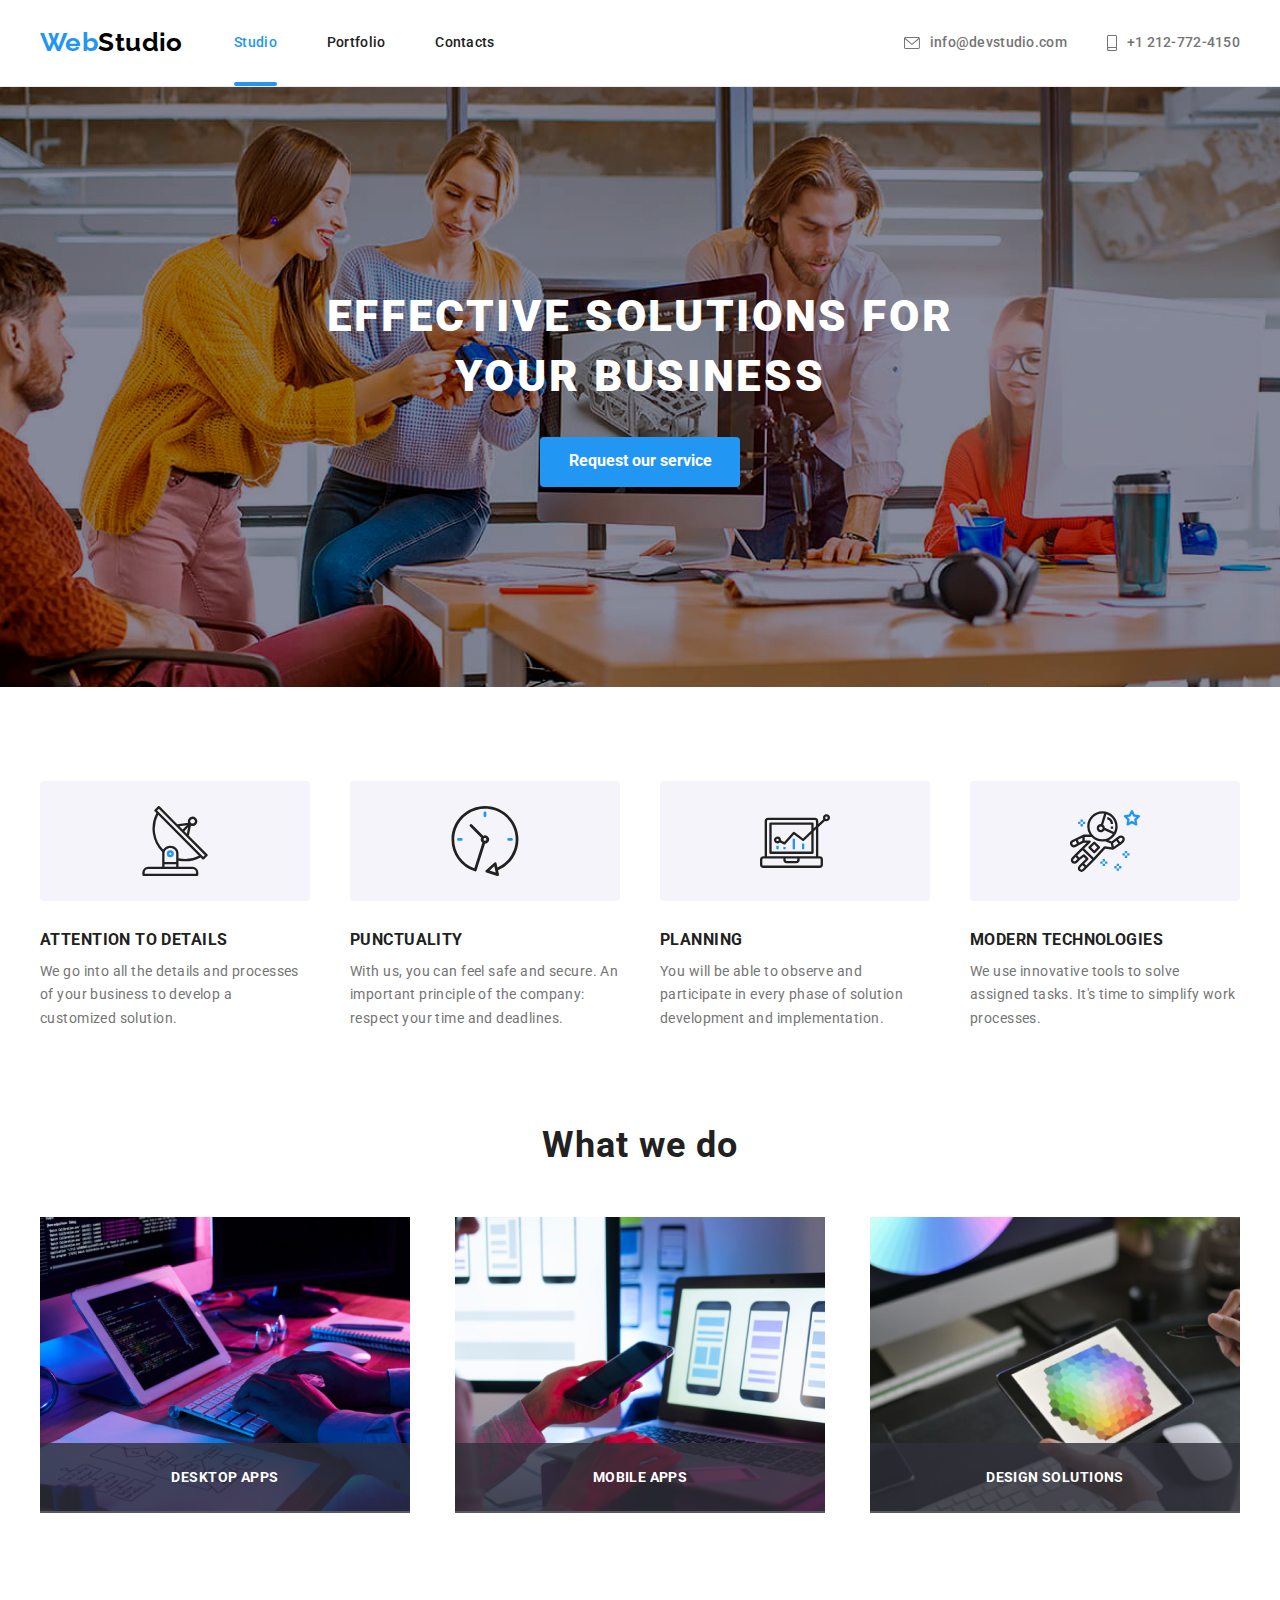
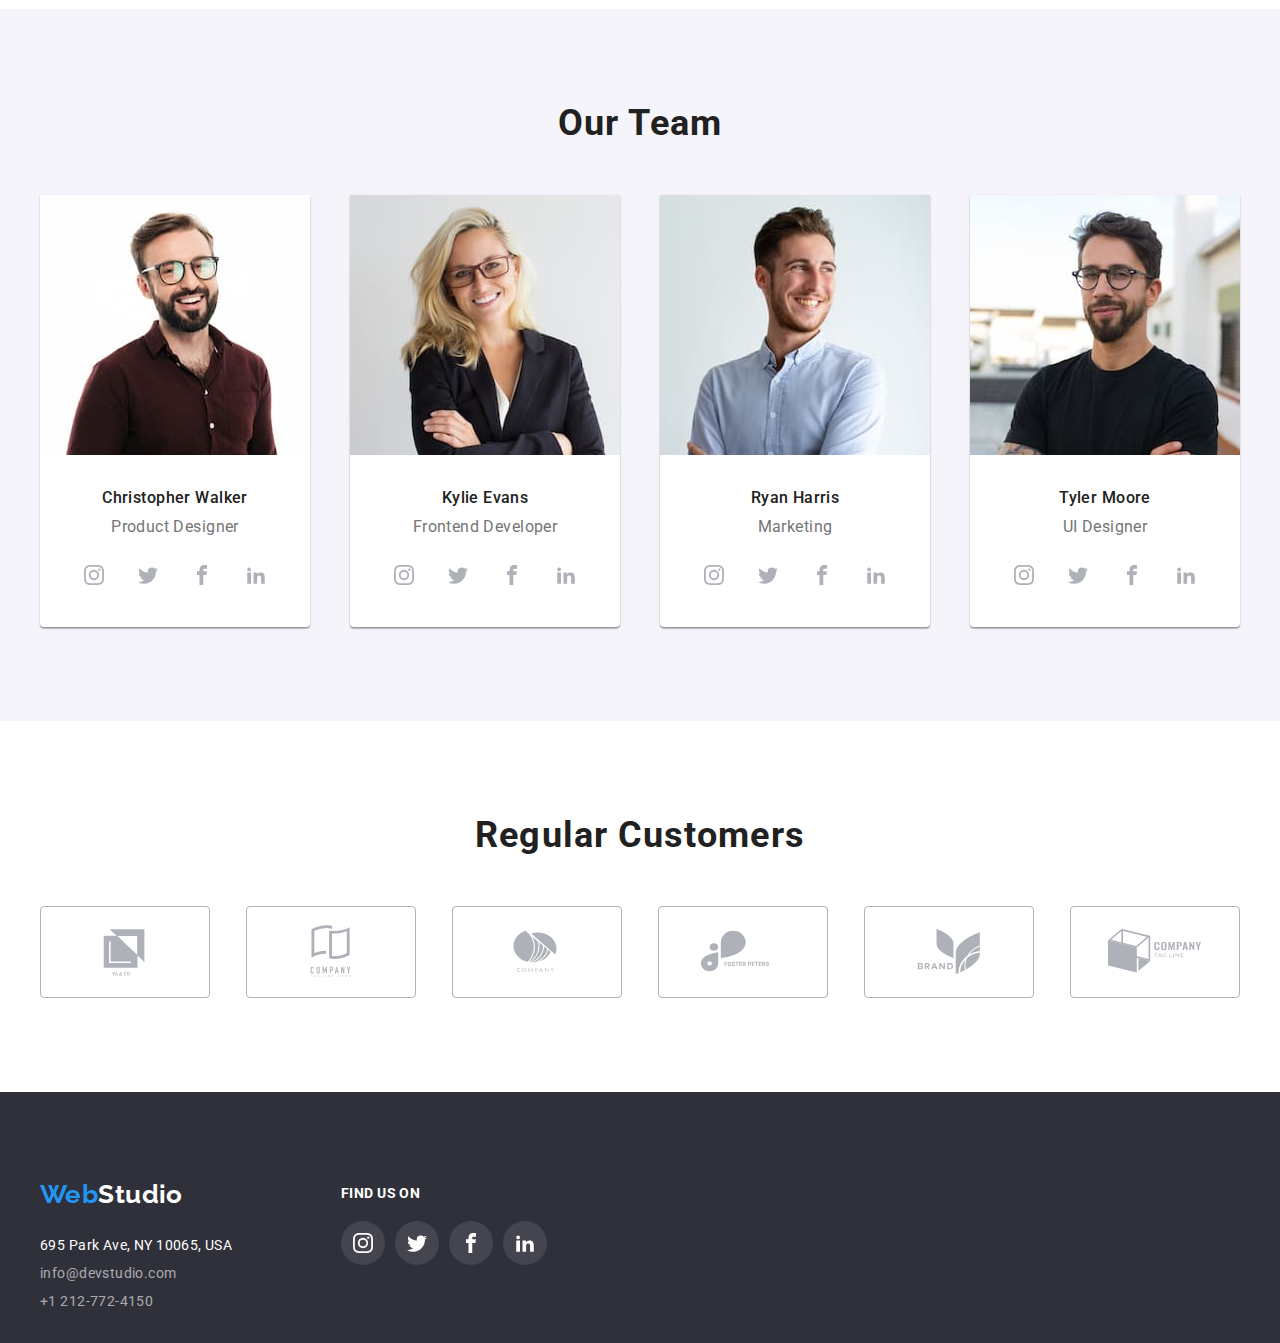
<file: index.html>
<!DOCTYPE html>
<html lang="en">
  <head>
    <meta charset="UTF-8" />
    <meta http-equiv="X-UA-Compatible" content="IE=edge" />
    <meta name="viewport" content="width=device-width, initial-scale=1.0" />
    <link rel="shortcut icon" type="x-icon" href="./images/logo.png" >
    <link rel="stylesheet" href="https://cdnjs.cloudflare.com/ajax/libs/modern-normalize/1.0.0/modern-normalize.min.css"/>
    <link rel="stylesheet" href="css/styles.css">
    <link rel="preconnect" href="https://fonts.googleapis.com">
    <link rel="preconnect" href="https://fonts.gstatic.com" crossorigin>
    <link href="https://fonts.googleapis.com/css2?family=Raleway:wght@700&family=Roboto:wght@400;500;700;900&display=swap" rel="stylesheet">
    <title>Web Studio</title>
  </head>
  <body>
    <div class="modal is-hidden" data-modal>
      <div class="modal-inner">
        <div class="close-modal close-bg-modal" data-modal-close>
          <svg class="close-modal-icon">
            <use href="./images/svg/close-modal.svg#icon-close-modal"></use>
          </svg>
        </div>
      </div>
    </div>
    <header class="header">
      <section class="header-section container">
        <a href="index.html" class="logo">Web<spam class="logo-header">Studio</spam></a>
        <nav class="nav-link">
          <ul class="nav-link-list">
            <li class="nav-link-list-item"><a href="index.html" class="nav-link-item current after-link">Studio</a></li>
            <li><a href="portfolio.html" class="nav-link-item">Portfolio</a></li>
            <li><a href="#" class="nav-link-item">Contacts</a></li>
          </ul>
        </nav>
        <ul class="nav-contact-list">
          <li>
            <a href="mailto:info@devstudio.com" class="nav-contact">
              <svg class="contact-envelope">
              <use href="./images/svg/svg-defs.svg#icon-envelope"></use>
            </svg>
            info@devstudio.com
            </a>
          </li>
          <li>
            <a href="tel:+12127724150" class="nav-contact">
              <svg class="contact-phone">
              <use href="./images/svg/svg-defs.svg#icon-phone"></use>
            </svg>
            +1 212-772-4150</a>
          </li>
        </ul>
      </section>
    </header>
    <main>
      <section class="hero-section">
        <div class="hero-container container">
          <div>
            <h1 class="hero-title">EFFECTIVE SOLUTIONS FOR <br> YOUR BUSINESS</h1>
          </div>
          <div>
            <button type="button" class="hero-button" data-modal-open>Request our service</button>
          </div>
        </div>
      </section>
      <section class="description-container container">
        <ul class="tech-list">
          <li class="tech-list-item">
            <svg class="tech-icon">
              <use href="./images/svg/svg-defs.svg#icon-antenna"></use>
            </svg>
          </li>
          <li class="tech-list-item">
            <svg class="tech-icon">
              <use href="./images/svg/svg-defs.svg#icon-clock"></use>
            </svg>
          </li>
          <li class="tech-list-item">
            <svg class="tech-icon">
              <use href="./images/svg/svg-defs.svg#icon-diagram"></use>
            </svg>
          </li>
          <li class="tech-list-item">
            <svg class="tech-icon">
              <use href="./images/svg/svg-defs.svg#icon-astronaut"></use>
            </svg>
          </li>
        </ul>
        <ul class="description-item unstyled-list">
          <li>
            <h3 class="description-title">ATTENTION TO DETAILS</h3>
            <p class="description-details">
              We go into all the details and processes of your business to develop
              a customized solution.
            </p>
          </li>
          <li>
            <h3 class="description-title">PUNCTUALITY</h3>
            <p class="description-details">
              With us, you can feel safe and secure. An important principle of the
              company: respect your time and deadlines.
            </p>
          </li>
          <li>
            <h3 class="description-title">PLANNING</h3>
            <p class="description-details">
              You will be able to observe and participate in every phase of
              solution development and implementation.
            </p>
          </li>
          <li>
            <h3 class="description-title">MODERN TECHNOLOGIES</h3>
            <p class="description-details">
              We use innovative tools to solve assigned tasks. It's time to
              simplify work processes.
            </p>
          </li>
        </ul>
      </section>
      <section class="what-we-do-section container">
        <h2 class="description-section">What we do</h2>
        <ul class="description-img">
          <li><img src="images/img.jpg" alt="laptop" width="370" />
            <div class="overlay-img">
              <p>DESKTOP APPS</p>
            </div>
          </li>
          <li><img src="images/img1.jpg" alt="telefon" width="370" />
            <div class="overlay-img">
              <p>Mobile APPS</p>
            </div>
          </li>
          <li><img src="images/img2.jpg" alt="tableta" width="370" />
            <div class="overlay-img">
              <p>DESIGN SOLUTIONS</p>
            </div>
          </li>
        </ul>
      </section>
      <section class="team-section">
        <div class="container">
          <h2 class="description-section">Our Team</h2>
          <ul class="team-list">
            <li class="team-list-item">
              <img src="images/team1.jpg" alt="Christopher Walker Photo" width="270"/>
              <h4 class="team-name">Christopher Walker</h4>
              <p class="team-profession">Product Designer</p>
              <ul class="social-list">
                <li>
                  <a href="#" target="_blank" class="social-list-item">
                    <svg class="social-icon">
                    <use href="./images/svg/svg-defs.svg#icon-instagram"></use>
                    </svg>
                  </a>
                </li>
                <li>
                  <a href="#" target="_blank" class="social-list-item">
                    <svg class="social-icon">
                    <use href="./images/svg/svg-defs.svg#icon-twitter"></use>
                    </svg>
                  </a>
                </li>
                <li class="social-list-item">
                  <a href="#" target="_blank" class="social-list-item">
                    <svg class="social-icon">
                    <use href="./images/svg/svg-defs.svg#icon-facebook"></use>
                    </svg>
                  </a>
                </li>
                <li>
                  <a href="#" target="_blank" class="social-list-item">
                    <svg class="social-icon">
                    <use href="./images/svg/svg-defs.svg#icon-linkedin"></use>
                    </svg>
                  </a>
                </li>
              </ul>
            </li>
            <li class="team-list-item">
              <img src="images/team2.jpg" alt="Kylie Evans Photo" width="270"/>
              <h4 class="team-name">Kylie Evans</h4>
              <p class="team-profession">Frontend Developer</p>
              <ul class="social-list">
                <li>
                  <a href="#" target="_blank" class="social-list-item">
                    <svg class="social-icon">
                    <use href="./images/svg/svg-defs.svg#icon-instagram"></use>
                    </svg>
                  </a>
                </li>
                <li>
                  <a href="#" target="_blank" class="social-list-item">
                    <svg class="social-icon">
                    <use href="./images/svg/svg-defs.svg#icon-twitter"></use>
                    </svg>
                  </a>
                </li>
                <li class="social-list-item">
                  <a href="#" target="_blank" class="social-list-item">
                    <svg class="social-icon">
                    <use href="./images/svg/svg-defs.svg#icon-facebook"></use>
                    </svg>
                  </a>
                </li>
                <li>
                  <a href="#" target="_blank" class="social-list-item">
                    <svg class="social-icon">
                    <use href="./images/svg/svg-defs.svg#icon-linkedin"></use>
                    </svg>
                  </a>
                </li>
              </ul>
            </li>
            <li class="team-list-item">
              <img src="images/team3.jpg" alt="Ryan Harris Photo" width="270"/>
              <h4 class="team-name">Ryan Harris</h4>
              <p class="team-profession">Marketing</p>
              <ul class="social-list">
                <li>
                  <a href="#" target="_blank" class="social-list-item">
                    <svg class="social-icon">
                    <use href="./images/svg/svg-defs.svg#icon-instagram"></use>
                    </svg>
                  </a>
                </li>
                <li>
                  <a href="#" target="_blank" class="social-list-item">
                    <svg class="social-icon">
                    <use href="./images/svg/svg-defs.svg#icon-twitter"></use>
                    </svg>
                  </a>
                </li>
                <li class="social-list-item">
                  <a href="#" target="_blank" class="social-list-item">
                    <svg class="social-icon">
                    <use href="./images/svg/svg-defs.svg#icon-facebook"></use>
                    </svg>
                  </a>
                </li>
                <li>
                  <a href="#" target="_blank" class="social-list-item">
                    <svg class="social-icon">
                    <use href="./images/svg/svg-defs.svg#icon-linkedin"></use>
                    </svg>
                  </a>
                </li>
              </ul>
            </li>
            <li class="team-list-item">
              <img src="images/team4.jpg" alt="Tyler Moore Photo" width="270"/>
              <h4 class="team-name">Tyler Moore</h4>
              <p class="team-profession">UI Designer</p>
              <ul class="social-list">
                <li>
                  <a href="#" target="_blank" class="social-list-item">
                    <svg class="social-icon">
                    <use href="./images/svg/svg-defs.svg#icon-instagram"></use>
                    </svg>
                  </a>
                </li>
                <li>
                  <a href="#" target="_blank" class="social-list-item">
                    <svg class="social-icon">
                    <use href="./images/svg/svg-defs.svg#icon-twitter"></use>
                    </svg>
                  </a>
                </li>
                <li class="social-list-item">
                  <a href="#" target="_blank" class="social-list-item">
                    <svg class="social-icon">
                    <use href="./images/svg/svg-defs.svg#icon-facebook"></use>
                    </svg>
                  </a>
                </li>
                <li>
                  <a href="#" target="_blank" class="social-list-item">
                    <svg class="social-icon">
                    <use href="./images/svg/svg-defs.svg#icon-linkedin"></use>
                    </svg>
                  </a>
                </li>
              </ul>
            </li>
          </ul>
        </div>
      </section>
      <section class="container">
        <h2 class="description-section">Regular Customers</h2>
        <ul class="customers-list">
          <li>
            <a href="#" target="_blank">
              <svg>
                <use href="./images/svg/defs-company-logo.svg#icon-logo1"></use>
              </svg>
            </a>
          </li>
           <li>
            <a href="#" target="_blank">
              <svg>
                <use href="./images/svg/defs-company-logo.svg#icon-logo2"></use>
              </svg>
            </a>
          </li>
           <li>
            <a href="#" target="_blank">
              <svg>
                <use href="./images/svg/defs-company-logo.svg#icon-logo3"></use>
              </svg>
            </a>
          </li>
           <li>
            <a href="#" target="_blank">
              <svg>
                <use href="./images/svg/defs-company-logo.svg#icon-logo4"></use>
              </svg>
            </a>
          </li>
           <li>
            <a href="#" target="_blank">
              <svg>
                <use href="./images/svg/defs-company-logo.svg#icon-logo5"></use>
              </svg>
            </a>
          </li>
           <li>
            <a href="#" target="_blank">
              <svg>
                <use href="./images/svg/defs-company-logo.svg#icon-logo6"></use>
              </svg>
            </a>
          </li>
        </ul>
      </section>
    </main>
    <footer class="footer-section">
      <section class="container footer-container">
      <div class="footer-container-1">
        <a href="index.html" class="logo">Web<span class="logo-footer">Studio</span></a>
        <address>
          <ul class="footer-contact">
            <li><a href="https://goo.gl/maps/XEtBJHLgHXzXXLZXA" target="_blank" class="contact-address">695 Park Ave, NY 10065, USA</a></li>
            <li><a href="mailto:info@devstudio.com" class="contact-footer">info@devstudio.com</a></li>
            <li><a href="tel:+12127724150" class="contact-footer">+1 212-772-4150</a></li>
          </ul>
        </address>
      </div>
      <div class="footer-container-2">
        <h4 class="social-footer-title"> Find us on </h4>
        <ul class="social-list">
                <li>
                  <a href="#" target="_blank" class="social-list-item social-list-item-footer">
                    <svg class="social-icon">
                    <use href="./images/svg/svg-defs.svg#icon-instagram"></use>
                    </svg>
                  </a>
                </li>
                <li>
                  <a href="#" target="_blank" class="social-list-item social-list-item-footer">
                    <svg class="social-icon">
                    <use href="./images/svg/svg-defs.svg#icon-twitter"></use>
                    </svg>
                  </a>
                </li>
                <li class="social-list-item">
                  <a href="#" target="_blank" class="social-list-item social-list-item-footer">
                    <svg class="social-icon">
                    <use href="./images/svg/svg-defs.svg#icon-facebook"></use>
                    </svg>
                  </a>
                </li>
                <li>
                  <a href="#" target="_blank" class="social-list-item social-list-item-footer">
                    <svg class="social-icon">
                    <use href="./images/svg/svg-defs.svg#icon-linkedin"></use>
                    </svg>
                  </a>
                </li>
              </ul>
      </div>
    </footer>
    <script src="./js/modal.js"></script>
  </body>
</html>
</file>
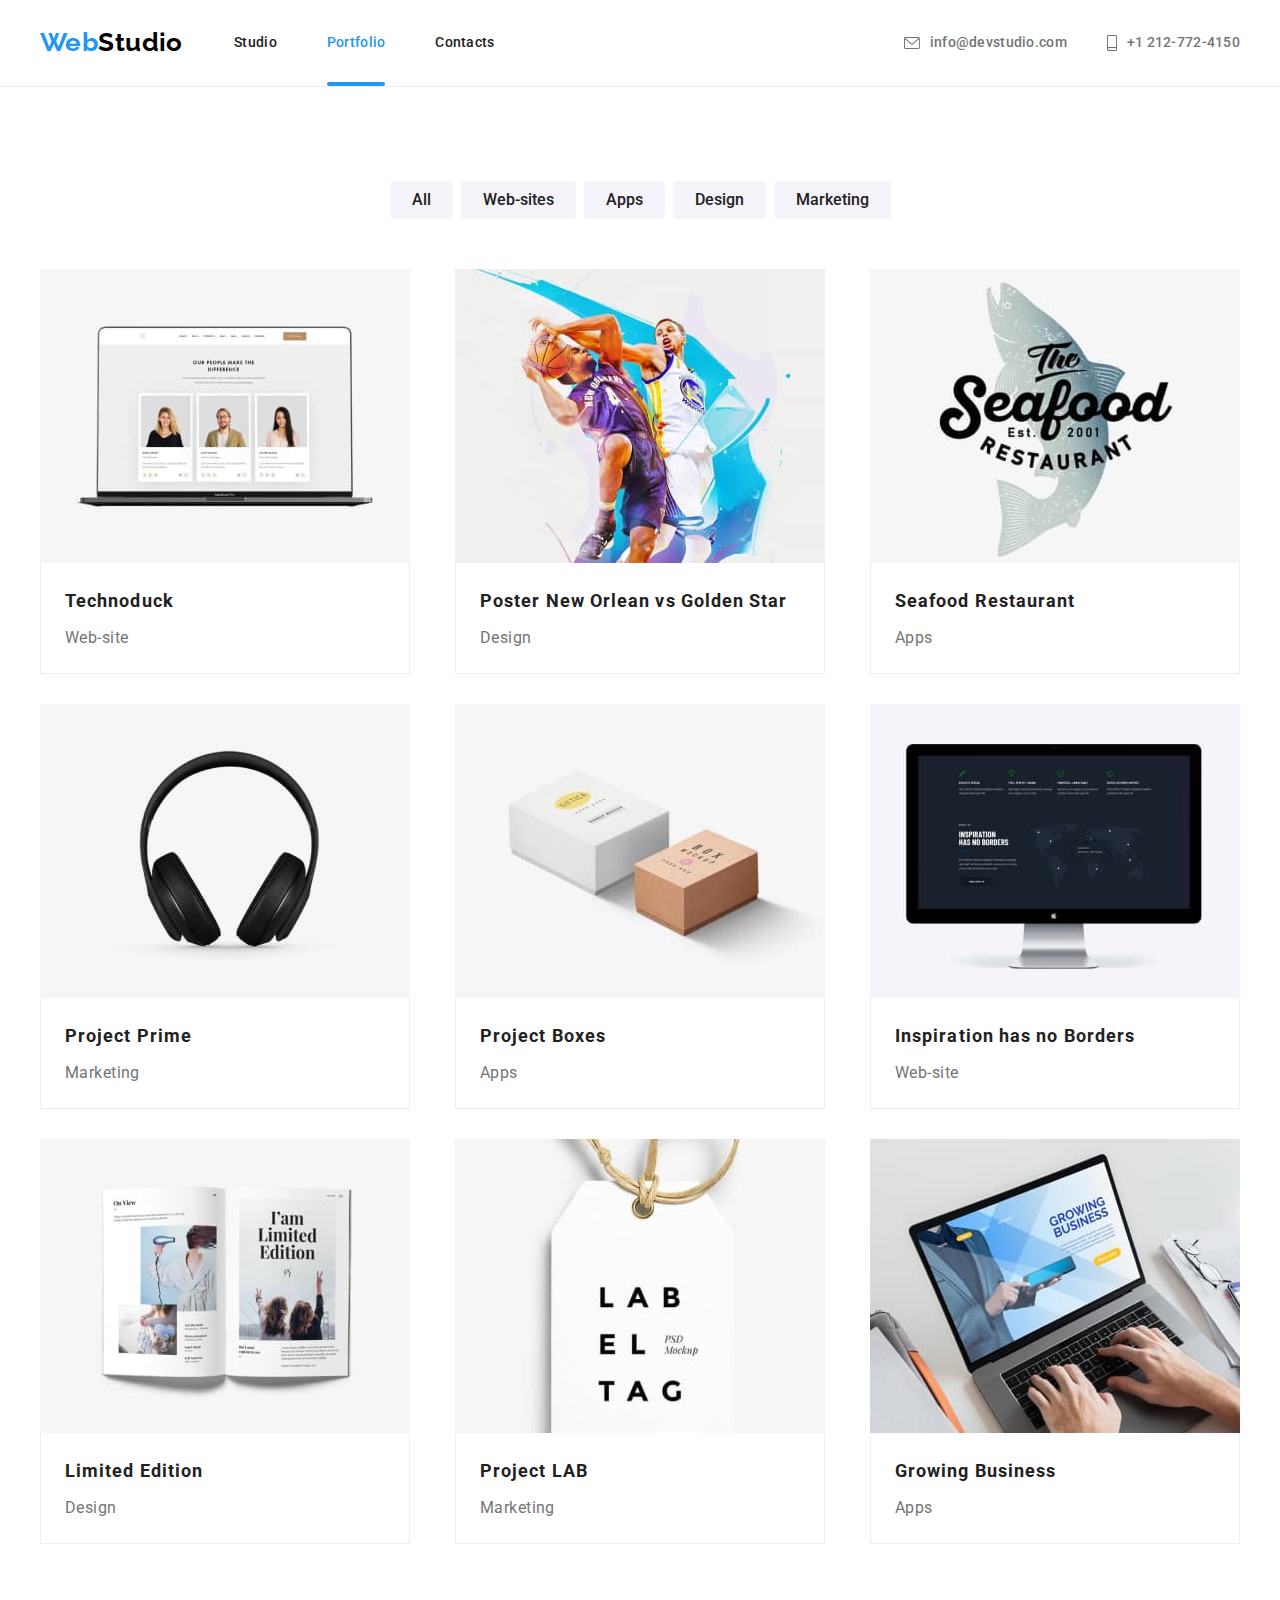
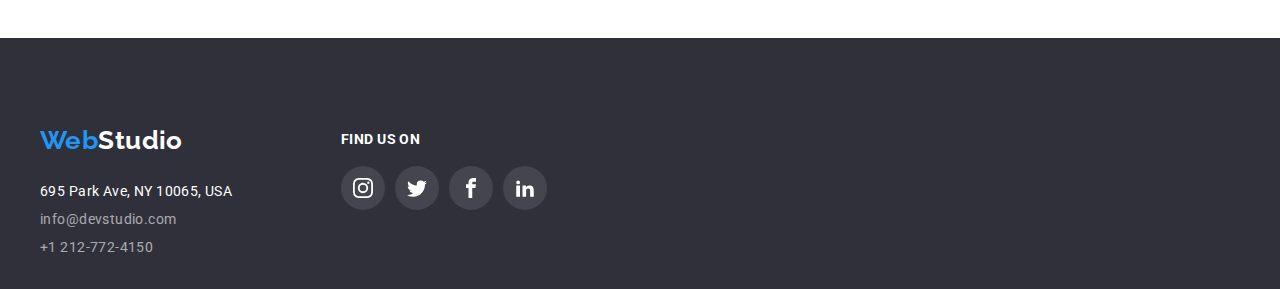
<file: portfolio.html>
<!DOCTYPE html>
<html lang="en">
 <head>
    <meta charset="UTF-8" />
    <meta http-equiv="X-UA-Compatible" content="IE=edge" />
    <meta name="viewport" content="width=device-width, initial-scale=1.0" />
    <link rel="shortcut icon" type="x-icon" href="./images/logo.png" >
    <link rel="stylesheet" href="https://cdnjs.cloudflare.com/ajax/libs/modern-normalize/1.0.0/modern-normalize.min.css"/>
    <link rel="stylesheet" href="css/styles.css">
    <link rel="preconnect" href="https://fonts.googleapis.com">
    <link rel="preconnect" href="https://fonts.gstatic.com" crossorigin>
    <link href="https://fonts.googleapis.com/css2?family=Raleway:wght@700&family=Roboto:wght@400;500;700;900&display=swap" rel="stylesheet">
    <title>Portfolio</title>
  </head>
  <body>
        <header class="header">
      <section class="header-section container">
        <a href="index.html" class="logo">Web<spam class="logo-header">Studio</spam></a>
        <nav class="nav-link">
          <ul class="nav-link-list">
            <li><a href="index.html" class="nav-link-item ">Studio</a></li>
            <li class="nav-link-list-item"><a href="portfolio.html" class="nav-link-item current after-link">Portfolio</a></li>
            <li><a href="#" class="nav-link-item">Contacts</a></li>
          </ul>
        </nav>
        <ul class="nav-contact-list">
          <li>
            <a href="mailto:info@devstudio.com" class="nav-contact">
              <svg class="contact-envelope">
              <use href="./images/svg/svg-defs.svg#icon-envelope"></use>
            </svg>
            info@devstudio.com
            </a>
          </li>
          <li>
            <a href="tel:+12127724150" class="nav-contact">
              <svg class="contact-phone">
              <use href="./images/svg/svg-defs.svg#icon-phone"></use>
            </svg>
            +1 212-772-4150</a>
          </li>
        </ul>
      </section>
    </header>
    <main>
      <div class="container-button">
      <ul class="button-list unstyled-list">
        <li><button class="project-examples" type="button">All</button></li>
        <li><button class="project-examples" type="button">Web-sites</button></li>
        <li><button class="project-examples" type="button">Apps</button></li>
        <li><button class="project-examples" type="button">Design</button></li>
        <li><button class="project-examples" type="button">Marketing</button></li>
      </ul>
      </div>
      <div class="container">
        <ul class="project-item unstyled-list">
          <li class="project-item-list">
            <div class="project-img">
              <img src="images/portfolio/web_site_01.jpg" alt="Technoduck portfolio" width="370">
                <div class="overlay">
                  <p>
                    Technoduck is a state-of-the-art coronavirus distribution platform. Companies use this platform for digital espionage and attacks on competitors' secure servers.
                  </p>
                </div>
            </div>
              <div class="container-list-project">
              <h3 class="project-list">Technoduck</h3>
              <p class="project-profile">Web-site</p>
              </div>
          </li>
          <li class="project-item-list">
            <div class="project-img">
              <img src="images/portfolio/design_01.jpg" alt="Design portfolio" width="370">
              <div class="overlay">
                  <p>
                    Technoduck is a state-of-the-art coronavirus distribution platform. Companies use this platform for digital espionage and attacks on competitors' secure servers.
                  </p>
                </div>
            </div>
              <div class="container-list-project">
              <h3 class="project-list">Poster New Orlean vs Golden Star</h3>
              <p class="project-profile">Design</p>
              </div>
          </li>
          <li class="project-item-list">
            <div class="project-img">
              <img src="images/portfolio/apps_01.jpg" alt="Apps portfolio" width="370">
              <div class="overlay">
                  <p>
                    Technoduck is a state-of-the-art coronavirus distribution platform. Companies use this platform for digital espionage and attacks on competitors' secure servers.
                  </p>
                </div>
            </div>
              <div class="container-list-project">
              <h3 class="project-list">Seafood Restaurant </h3>
              <p class="project-profile">Apps</p>
              </div>
          </li>
          <li class="project-item-list">
            <div class="project-img">
              <img src="images/portfolio/marketing_01.jpg" alt="Marketing portfolio" width="370">
              <div class="overlay">
                  <p>
                    Technoduck is a state-of-the-art coronavirus distribution platform. Companies use this platform for digital espionage and attacks on competitors' secure servers.
                  </p>
                </div>
            </div>
              <div class="container-list-project">
              <h3 class="project-list">Project Prime</h3>
              <p class="project-profile">Marketing</p>
              </div>
          </li>
          <li class="project-item-list">
            <div class="project-img">
              <img src="images/portfolio/apps_02.jpg" alt="Apps portfolio" width="370">
              <div class="overlay">
                  <p>
                    Technoduck is a state-of-the-art coronavirus distribution platform. Companies use this platform for digital espionage and attacks on competitors' secure servers.
                  </p>
                </div>
            </div>
              <div class="container-list-project">
              <h3 class="project-list">Project Boxes</h3>
              <p class="project-profile">Apps</p>
              </div>
          </li>
          <li class="project-item-list">
            <div class="project-img">
              <img src="images/portfolio/web_site_02.jpg" alt="Web-site portfolio" width="370">
              <div class="overlay">
                  <p>
                    Technoduck is a state-of-the-art coronavirus distribution platform. Companies use this platform for digital espionage and attacks on competitors' secure servers.
                  </p>
                </div>
            </div>
              <div class="container-list-project">
              <h3 class="project-list">Inspiration has no Borders</h3>
              <p class="project-profile">Web-site</p>
              </div>
          </li>
          <li class="project-item-list">
            <div class="project-img">
              <img src="images/portfolio/design_02.jpg" alt="Design portfolio" width="370">
              <div class="overlay">
                  <p>
                    Technoduck is a state-of-the-art coronavirus distribution platform. Companies use this platform for digital espionage and attacks on competitors' secure servers.
                  </p>
                </div>
            </div>
              <div class="container-list-project">
              <h3 class="project-list">Limited Edition</h3>
              <p class="project-profile">Design</p>
              </div>
          </li>
          <li class="project-item-list">
            <div class="project-img">
              <img src="images/portfolio/marketing_02.jpg" alt="Marketing portfolio" width="370">
              <div class="overlay">
                  <p>
                    Technoduck is a state-of-the-art coronavirus distribution platform. Companies use this platform for digital espionage and attacks on competitors' secure servers.
                  </p>
                </div>
            </div>
              <div class="container-list-project">
              <h3 class="project-list">Project LAB</h3>
              <p class="project-profile">Marketing</p>
              </div>
          </li>
          <li class="project-item-list">
            <div class="project-img">
              <img src="images/portfolio/apps_03.jpg" alt="Apps portfolio" width="370">
              <div class="overlay">
                  <p>
                    Technoduck is a state-of-the-art coronavirus distribution platform. Companies use this platform for digital espionage and attacks on competitors' secure servers.
                  </p>
                </div>
            </div>
              <div class="container-list-project">
              <h3 class="project-list">Growing Business</h3>
              <p class="project-profile">Apps</p>
              </div>
          </li>
        </ul>
      </div>
    </main>
    <footer class="footer-section">
      <section class="container footer-container">
      <div class="footer-container-1">
        <a href="index.html" class="logo">Web<span class="logo-footer">Studio</span></a>
        <address>
          <ul class="footer-contact">
            <li><a href="https://goo.gl/maps/XEtBJHLgHXzXXLZXA" target="_blank" class="contact-address">695 Park Ave, NY 10065, USA</a></li>
            <li><a href="mailto:info@devstudio.com" class="contact-footer">info@devstudio.com</a></li>
            <li><a href="tel:+12127724150" class="contact-footer">+1 212-772-4150</a></li>
          </ul>
        </address>
      </div>
      <div class="footer-container-2">
        <h4 class="social-footer-title"> Find us on </h4>
        <ul class="social-list">
                <li>
                  <a href="#" target="_blank" class="social-list-item social-list-item-footer">
                    <svg class="social-icon">
                    <use href="./images/svg/svg-defs.svg#icon-instagram"></use>
                    </svg>
                  </a>
                </li>
                <li>
                  <a href="#" target="_blank" class="social-list-item social-list-item-footer">
                    <svg class="social-icon">
                    <use href="./images/svg/svg-defs.svg#icon-twitter"></use>
                    </svg>
                  </a>
                </li>
                <li class="social-list-item">
                  <a href="#" target="_blank" class="social-list-item social-list-item-footer">
                    <svg class="social-icon">
                    <use href="./images/svg/svg-defs.svg#icon-facebook"></use>
                    </svg>
                  </a>
                </li>
                <li>
                  <a href="#" target="_blank" class="social-list-item social-list-item-footer">
                    <svg class="social-icon">
                    <use href="./images/svg/svg-defs.svg#icon-linkedin"></use>
                    </svg>
                  </a>
                </li>
              </ul>
      </div>
    </footer>
  </body>
</html>
</file>
<file: css/styles.css>
body {
  font-family: "Roboto", sans-serif;
  font-size: 14px;
  color: #212121;
  letter-spacing: 0.03em;
  line-height: 1.14;
  background-color: var(--white-color);
  max-width: 100vw;
  margin: 0 auto;
}
:root {
  --white-color: #fff;
  --highlight-color: #2196f3;
  --highlight-hover-color: #188CE8;
  --description-color: #757575;
  --bg-color: #2f303a;
  --icon-color: #AFB1B8;
}
ul{
    list-style: none;
    padding: 0;
    margin: 0;
}
a{
    text-decoration: none;
}
.header{
  border-bottom: 1px solid #ECECEC;
}
.container{
  width: 1200px;
  margin: 0 auto;
}
.header-section{
  display: flex;
  align-items: center;
  justify-content: space-between;
}
.logo{
    font-family: "Raleway",sans-serif;
    font-size: 26px;
    font-weight: 700;
    line-height: 1.38;
    color: var(--highlight-color);
    padding: 25px 0;
    width: 145px;
}
.logo-header{
    color: #000;
}
.logo-footer{
    color: #fff;
   
}
.nav-link{
  padding-right: 30%;
}
.nav-link-list{
  display: flex;
  gap: 50px;
}
.nav-link-item{
    color: #212121;
    font-weight: 500;
    line-height: 1.17;
    letter-spacing: 0.02em;
    padding: 15px 0;
}
.nav-link-item:hover {
  color: var(--highlight-color);
  transition: 250ms cubic-bezier(0.4, 0, 0.2, 1);
}

.after-link::after{
  content: "";
  position: absolute;
  width: 100%;
  height: 4px;
  border-radius: 2px;
  left:0;
  bottom: -21px;
  background-color: var(--highlight-color);
}
.nav-contact-list{
  display: flex;
  gap: 40px;
}
.nav-contact{
  color: var(--description-color);
  font-weight: 500;
  letter-spacing: 0.02em;
  padding: 15px 0;
  display: flex;
  align-items: center;
  gap: 10px;
}
.nav-contact:hover{
  color: var(--highlight-color);
  transition: 250ms cubic-bezier(0.4, 0, 0.2, 1);
}
.contact-envelope{
  width: 16px;
  height: 12px;
  fill: currentColor;
}
.contact-phone{
  width: 10px;
  height: 16px;
  fill: currentColor;
}
.current{
color: var(--highlight-color);
position: relative;
}
/* Hero Section */
.hero-section{
   background-image: linear-gradient(
    to bottom,
    var(--description-color),
    var(--bg-color));
    height: 600px;
    background-image: url('../images/bgimg.jpg');
    background-repeat: no-repeat;
    background-position: center;
}
.hero-container{
  display: flex;
  gap: 30px;
  flex-direction: column;
  align-items: center;
  padding-top: 200px;
}
.hero-title {
  color: var(--white-color);
  font-weight: 900;
  font-size: 44px;
  line-height: 1.36;
  letter-spacing: 0.06em;
  text-align: center;
  margin: 0 auto;
}
.hero-button {
  width: 200px;
  height: 50px;
  color: var(--white-color);
  background-color: var(--highlight-color);
  font-weight: 700;
  font-size: 16px;
  line-height: 1.88;
  cursor: pointer;
  border: 0px;
  box-shadow: 0px 4px 4px 0px rgba(0, 0, 0, 0.15);
  border-radius: 4px;
  font-family: inherit;
}
.hero-button:hover,
.hero-button:active{
  background-color: var(--highlight-hover-color);
  transition: 250ms cubic-bezier(0.4, 0, 0.2, 1);
}
/* main section */
.tech-icon{
  width: 70px;
  height: 70px;
}
.tech-list{
  display: flex;
  justify-content: space-between;
  margin-bottom: 30px;
}
.tech-list-item{
    background-color: #F5F4FA;;
    border-radius: 4px;
    width: 270px;
    height: 120px;
    display: flex;
    justify-content: center;
    align-items: center;
}
.description-container{
  padding-top: 94px;
}
.description-item{
  display: flex;
  justify-content: space-between;
}
.description-item li{
  width: 270px;
}
.description-title {
  font-weight: 700;
  margin: 0;
  padding-bottom: 10px;
}
.description-details {
  line-height: 1.71;
  color: var(--description-color);
  margin: 0;
}
.description-section{
  font-weight: 700;
  font-size: 36px;
  line-height: 1.16;
  letter-spacing: 0.03em;
  text-align: center;
  margin: 0;
  padding-bottom: 50px;
  padding-top: 94px;
}
.what-we-do-section{
padding-bottom: 94px;
}
.description-img{
  display: flex;
  justify-content: space-between;
}
.description-img li{
  position: relative;
}
.overlay-img{
  position: absolute;
  background-color: rgba(47, 48, 58, 0.8);
  width: 100%;
  bottom: 2px;
  height: 70px;
}
.overlay-img p{
  color: var(--white-color);
  text-align: center;
  text-transform: uppercase;
  padding: 27px;
  font-weight: 700;
  margin: 0;
}
.team-section{
background-color: #f5f4fa;
padding-bottom: 94px;
}
.team-name {
  font-weight: 500;
  font-size: 16px;
  line-height: 1.18;
  margin: 0;
  padding: 30px 0 10px;
}
.team-profession {
  font-size: 16px;
  line-height: 1.18;
  color: var(--description-color);
  margin: 0;
  padding-bottom: 16px;
}
.team-list{
  display: flex;
  justify-content: space-between;
}
.team-list-item{
  background-color: var(--white-color);
  box-shadow: 0px 2px 1px 0px rgba(0, 0, 0, 0.20), 0px 1px 1px 0px rgba(0, 0, 0, 0.14), 0px 1px 3px 0px rgba(0, 0, 0, 0.12);
  border-radius: 0px 0px 4px 4px;
  text-align: center;
}
.social-list{
  display: flex;
  justify-content: center;
  gap:10px;
  padding-bottom: 30px;
}
.social-list-item{
  width: 44px;
  height: 44px;
  display: flex;
  align-items: center;
  justify-content: center;
  fill: #AFB1B8;
  border-radius: 50%;
}
.social-list-item:hover{
  background-color: var(--highlight-color);
  fill: var(--white-color);
  border-radius: 50%;
  transition: 250ms cubic-bezier(0.4, 0, 0.2, 1);
}
.social-icon{
  width: 20px;
  height: 20px;
  color:var(--icon-color);
}
.customers-list{
  display: flex;
  justify-content: space-between;
  margin-bottom: 94px;
}
.customers-list a{
  width: 170px;
  height: 92px;
  border: 1px solid var(--icon-color);
  border-radius: 4px;
  display: flex;
  justify-content: center;
  align-items: center;
  fill: var(--icon-color);
}
.customers-list svg{
  width: 106px;
  height: 60px;
}
.customers-list a:hover{
  fill: var(--highlight-color);
  border: 1px solid var(--highlight-color);
  cursor: pointer;
  transition: 250ms cubic-bezier(0.4, 0, 0.2, 1);
}
/* footer */
 .footer-section{
    background-color: var(--bg-color);
    height: 251px;
    padding-top: 60px;
 }
 
 .contact-address {
  color: var(--white-color);
  font-style: normal;
}
.contact-footer {
  font-style: normal;
  color: rgba(255, 255, 255, 0.6);
}
.contact-footer:hover,
.contact-footer:active,
.contact-footer:focus {
  color: var(--highlight-color);
  transition: 250ms cubic-bezier(0.4, 0, 0.2, 1);
}
.footer-contact{
  display: flex;
  flex-direction: column;
  gap: 12px;
}
.footer-container-1{
  display: flex;
  flex-direction: column;
  width: 231px;
}
.social-footer-title{
  font-weight: 700;
  color: var(--white-color);
  text-transform: uppercase;
}

.footer-container{
  display: flex;
  align-items: center;
}
.footer-container-2{
  margin-left: 70px;
}
.social-list-item-footer{
  background-color: rgba(255, 255, 255, 0.1);
  border-radius: 50%;
  fill: var(--white-color);
}


/* portfolio page */
.project-examples {
  font-weight: 500;
  font-size: 16px;
  line-height: 1.62;
  background-color: #f5f4fa;
  color: #212121;
  font-family: inherit;
  padding: 6px 22px;
  border: none;
  border-radius: 4px;
}
.project-img{
  width: 370px;
  height: 294px;
  position: relative;
  overflow: hidden;
}
.project-examples:hover,
.project-examples:focus,
.project-examples:active {
  color: var(--white-color);
  background-color: var(--highlight-color);
  cursor: pointer;
  border-radius: 4px;
  box-shadow: 0px 2px 2px 0px rgba(0, 0, 0, 0.12), 0px 1px 2px 0px rgba(0, 0, 0, 0.08), 0px 3px 1px 0px rgba(0, 0, 0, 0.10);
  transition: 250ms cubic-bezier(0.4, 0, 0.2, 1);
}
.button-list{
  display: flex;
  justify-content: center;
  gap: 8px;
}
.container-button{
  padding: 94px 0 50px;
}
.project-list {
  font-weight: 700;
  font-size: 18px;
  line-height: 2;
  letter-spacing: 0.06em;
  margin: 0;
  padding: 20px 0 4px 24px;
}
.project-profile {
  font-size: 16px;
  line-height: 1.88;
  color: var(--description-color);
  margin: 0;
  padding: 0 0 20px 24px;
}
.project-item{
  display: flex;
  flex-wrap: wrap;
 justify-content: space-between;
 gap: 30px;
 padding-bottom: 94px;
}
.project-item-list{
  flex-basis: calc((100% - 90px) / 3);
}
.overlay{
  position: absolute;
  top: 0;
  left: 0;
  width: 100%;
  height: 100%;
  background-color: rgba(33, 150, 243, 0.9);
  transform: translatey(100%);
  transition: transform 250ms cubic-bezier(0.4, 0, 0.2, 1);
}
.overlay p {
  color: #fff;
  margin: 0;
  padding-top: 64px;
  padding-left: 24px;
  padding-right: 24px;
  text-align: start;
  font-size: 18px;
  line-height: 1.55;
}
.project-item-list:hover .overlay {
  transform: translatey(0);
  transition: 250ms cubic-bezier(0.4, 0, 0.2, 1);
}
.project-item-list:hover,
.project-item-list:focus{
  box-shadow: 1px 4px 6px 0px rgba(0, 0, 0, 0.16), 0px 4px 4px 0px rgba(0, 0, 0, 0.06), 0px 1px 1px 0px rgba(0, 0, 0, 0.12);
  cursor: pointer;
  transition: 250ms cubic-bezier(0.4, 0, 0.2, 1);
}
.container-list-project{
  border: 1px solid #EEE;
  border-top: none;
}
/* fereastra modala */
.modal{
    background-color: rgba(0, 0, 0, 0.2);
    position: fixed;
    width: 100%;
    height: 100%;
    display: flex;
    justify-content: center;
    align-items: center;
    z-index: 99;
    transition: opacity 250ms cubic-bezier(0.4, 0, 0.2, 1), transform 250ms cubic-bezier(0.4, 0, 0.2, 1);
}
.modal-inner{
  background-color: var(--white-color);
  width: 528px;
  height: 581px;
  box-shadow: 0px 2px 1px 0px rgba(0, 0, 0, 0.20), 0px 1px 1px 0px rgba(0, 0, 0, 0.14), 0px 1px 3px 0px rgba(0, 0, 0, 0.12);
  border-radius: 4px;
  position: relative;
}
.close-modal-icon {
  width: 11px;
  height: 11px;
  fill: currentColor;
}
.close-bg-modal {
  width: 30px;
  height: 30px;
  border: 1px solid rgba(0, 0, 0, 0.1);
  border-radius: 50%;
  text-align: center;
  line-height: 30px;
  cursor: pointer;
  position: absolute;
  top: 8px;
  right: 8px;
}
.close-bg-modal:hover{
  color: var(--highlight-color);
  transition: 250ms cubic-bezier(0.4, 0, 0.2, 1);
}
.is-hidden{
  visibility:hidden;
  opacity:0;
  pointer-events:none;
  transform: scale(2);
}
</file>
